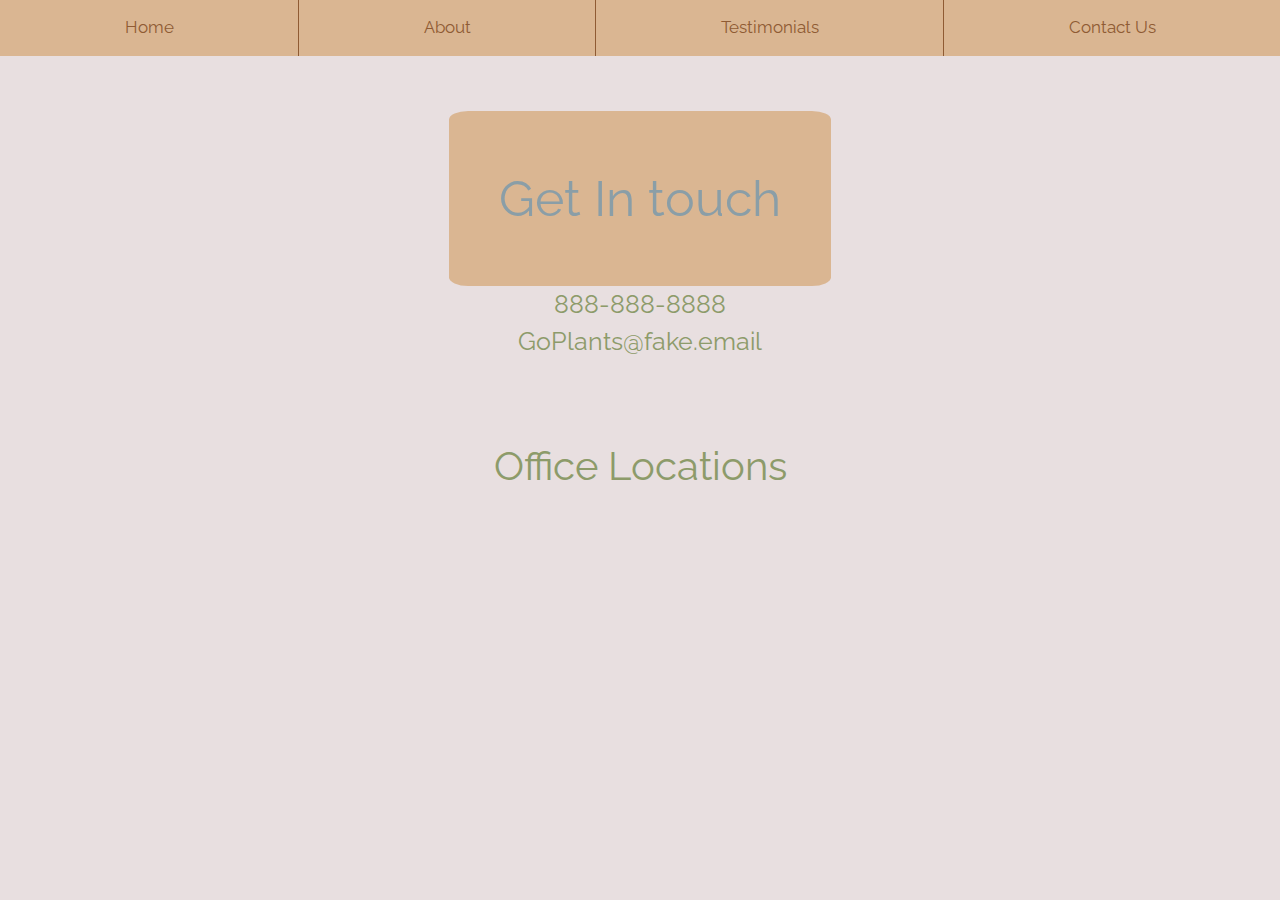
<file: contact.html>
<!DOCTYPE html>
<html lang="en">
    <head>
        <meta name="viewport" content="width=device-width, initial-scale=1.0">
        <meta charset="UTF-8">
        <title>Water My Plants</title>
        
        <link rel="stylesheet" type="text/css" href="index.css">
        <link rel="stylesheet" type="text/css" href="contact.css">
        <link rel="stylesheet" href="https://fonts.googleapis.com/css2?family=Raleway&family=Source+Serif+Pro&display=swap">
    </head>
    <body>

        <header>
            <nav>
                <a href="index.html">Home</a>
                <span></span>
                <a href="about.html">About</a>
                <span></span>
                <a href="testimonials.html">Testimonials</a>
                <span></span>
                <a href="#">Contact Us</a>
            </nav>
        </header>
        <!--Get In Touch-->
        <section id= 'contact' class ="contact-section">
            <h2>Get In touch</h2>
            <a href="tel:1-888-888-8888">888-888-8888</a>
            <a href="mailto:GoPlants@fake.email">GoPlants@fake.email</a>
        </section>
        <!--Office Locations-->
        <footer>
            <h1>Office Locations</h1>
        </footer>

    </body>    
</html>
</file>
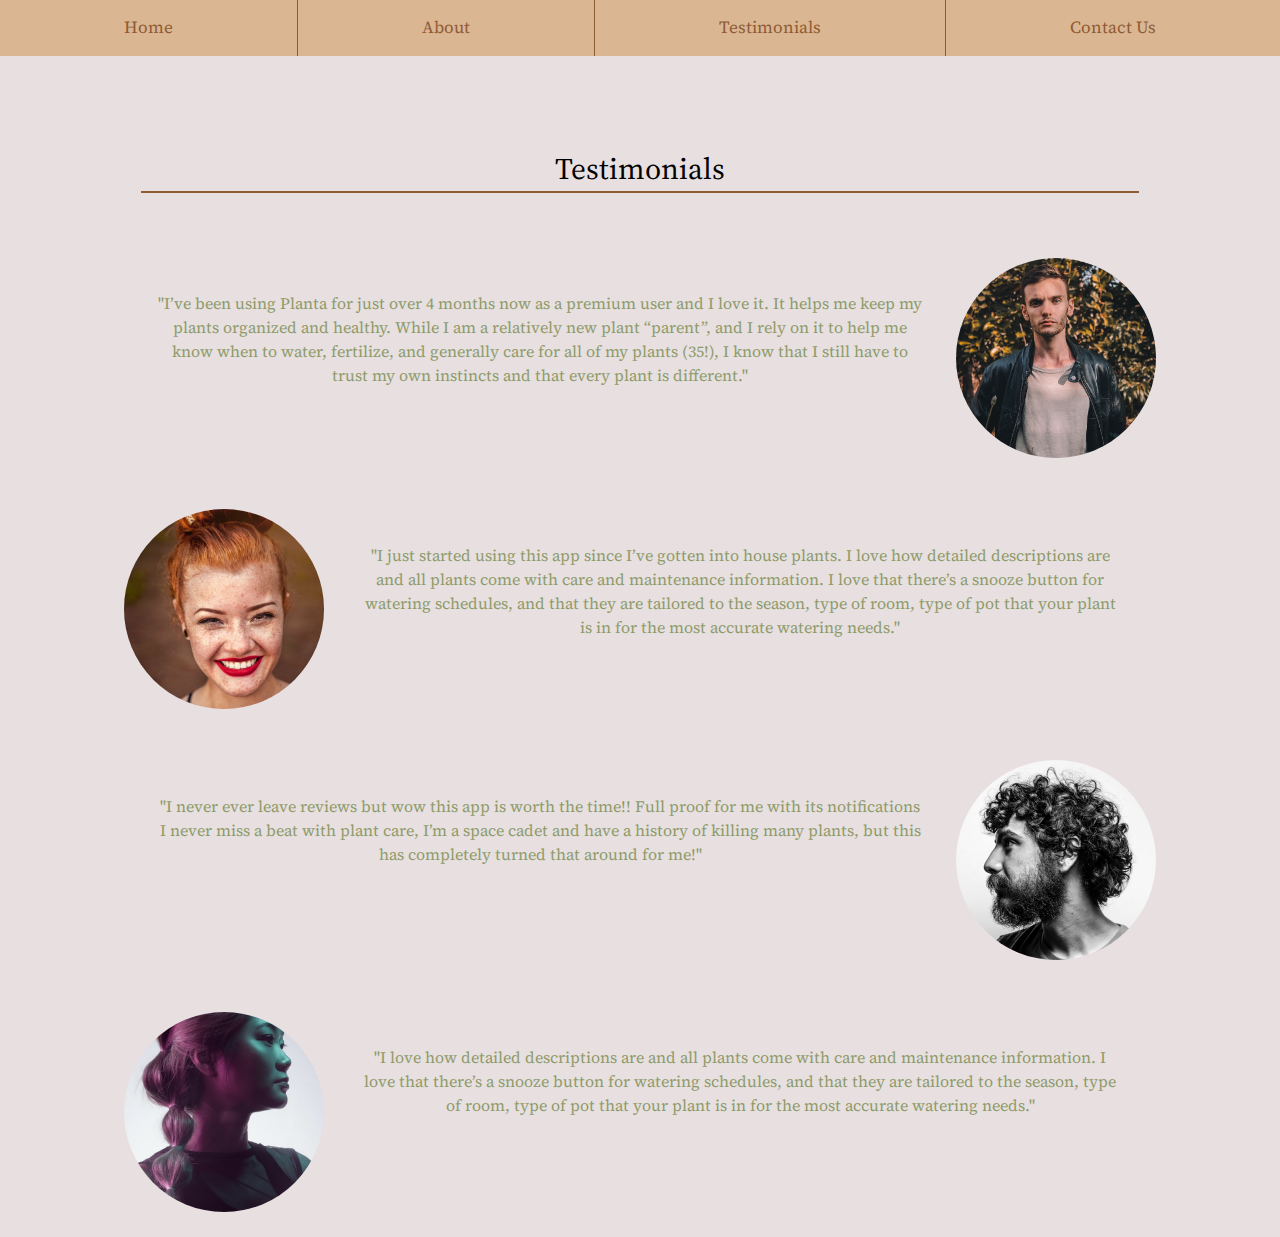
<file: testimonials.html>
<!DOCTYPE html>
<html lang="en">
    <head>
        <meta name="viewport" content="width=device-width, initial-scale=1.0">
        <meta charset="UTF-8">
        <title>Water My Plants</title>
        <link rel="stylesheet" type="text/css" href="index.css">
        <link rel="stylesheet" type="text/css" href="testimonials.css">
        <link rel="stylesheet" href="https://fonts.googleapis.com/css2?family=Raleway&family=Source+Serif+Pro&display=swap">
    </head>
    <body>

        <header>
            <nav>
                <a href="index.html">Home</a>
                <span></span>
                <a href="about.html">About</a>
                <span></span>
                <a href="#">Testimonials</a>
                <span></span>
                <a href="contact.html">Contact Us</a>
                </nav>
        </header>

        <section class="testimonials">
            <h2>Testimonials</h2>
            <div class="review">
                <div class="reviewImage">
                    <img src="./assets/images/hippy1.jpg" alt="A guy in leather coat" />
                </div>
                
                <div class="reviewText">
                    <p>"I’ve been using Planta for just over 4 months now as a premium user and I love it. It helps me keep my plants organized and healthy. While I am a relatively new plant “parent”, and I rely on it to help me know when to water, fertilize, and generally care for all of my plants (35!), I know that I still have to trust my own instincts and that every plant is different."</p>
                </div>
            </div>
            <div class="review">
                <div class="reviewImage">
                    <img src="./assets/images/lovesplants.jpg" alt="A woman who loves plants" />
                </div>
                <div class="reviewText">
                    <p>"I just started using this app since I’ve gotten into house plants. I love how detailed descriptions are and all plants come with care and maintenance information. I love that there’s a snooze button for watering schedules, and that they are tailored to the season, type of room, type of pot that your plant is in for the most accurate watering needs."</p>
                </div>
            </div>
            <div class="review">
                <div class="reviewImage">
                    <img src="assets/images/hippy2.jpg" alt="another guy who loves plants"/>
                </div>

                <div class="reviewText">
                    <p>"I never ever leave reviews but wow this app is worth the time!! Full proof for me with its notifications I never miss a beat with plant care, I’m a space cadet and have a history of killing many plants, but this has completely turned that around for me!"</p>
                </div>
            </div>
            <div class="review">
                <div class="reviewImage">
                    <img src="./assets/images/lovesplants2.jpg" alt="Plants!" />
                </div>

                <div class="reviewText">
                    <p>"I love how detailed descriptions are and all plants come with care and maintenance information. I love that there’s a snooze button for watering schedules, and that they are tailored to the season, type of room, type of pot that your plant is in for the most accurate watering needs."</p>
                </div>
            </div>
        </section>

        <footer>

        </footer>
        
    </body>    
</html>
</file>
<file: testimonials.css>
.testimonials {
    margin: 0;
    padding: 0;
}

h2 {
    font-size: 3rem;
    text-align: center;
    margin: 0 auto;
    margin-top: 9rem;
    margin-bottom: 4rem;
    border-bottom: 2px solid #8f5b34;
    width: 78%;
}

.review {
    display: flex;
    flex-direction: row;
    justify-content: center;
    padding:2% 0;

}

.review:nth-child(even) {
    flex-direction: row-reverse;
}

.reviewImage {
    height: 200px;
    width: 200px;
    overflow: hidden;
    border-radius: 50%;
}

img {
    margin: 0;
    padding: 0;
    width: 100%;
    height:100%;
}

.reviewText {
    width: 65%;
}
</file>
<file: index.css>
/*CSS Reset*/
html, body, div, span, applet, object, iframe,  
h1, h2, h3, h4, h5, h6, p, blockquote, pre,  
a, abbr, acronym, address, big, cite, code,  
del, dfn, em, img, ins, kbd, q, s, samp,  
small, strike, strong, sub, sup, tt, var,  
b, u, i, center,  
dl, dt, dd, ol, ul, li,  
fieldset, form, label, legend,  
table, caption, tbody, tfoot, thead, tr, th, td,  
article, aside, canvas, details, embed,  
figure, figcaption, footer, header, hgroup,  
menu, nav, output, ruby, section, summary,  
time, mark, audio, video {  
margin: 0;  
padding: 0;  
border: 0;  
font-size: 100%;  
font: inherit;  
vertical-align: baseline;  
}

/*General Styles*/
html{
    font-size:62.5%;
}
body{
    font-size:1.6rem;
    line-height: 1.5;
    font-family: 'Source Serif Pro';
    background-color: #e8dfe0;
    background-image: url("https://www.transparenttextures.com/patterns/asfalt-dark.png");
}
p, .description, button{	
    font-family: 'Source Serif Pro';	
    text-align: center;	
    margin: 4%;	
    color: #8d9b6a;
}	
h1 {
    font-family:'Raleway';
    font-size: 6rem;
    text-align: center;
    margin:1rem;
    padding: 1rem;
    color: #8d9b6a;
}
a {	
    text-decoration: none;	
    color: #8d9b6a;
    font-size:2.5rem;	
}	
a:hover {	
    font-weight: bold;	
}	
img {	
    height:39rem;	
    object-fit: cover;	
    display: block;	
    margin: 2%;	
    margin-top: 4%;	
    margin-left: auto;	
    margin-right: auto;	
    border-radius: 2%;	
}	
h4, h4 a{
    color:#8a9ea7;
    font-size: 1.3rem;
}

/*Header Styles*/
header{
    display:flex;
    justify-content: center;
}
nav{
    width: 100%;
    height: 80%;
    display:flex;
    justify-content:space-evenly;
    margin-top:0%;
    background-color: #dab692;
}
nav a{
    color:#8f5b34;
}
header nav a{
    padding:1.5rem;
    font-size: 1.7rem;
}
nav span{
    border-left:1px solid #8f5b34;
}

/*Title Section Styles*/
.title-container{
    height:50vh;
    background-image:url('https://cdn.shopify.com/s/files/1/1637/3125/files/FoliaCollective-PlantsToGo4-Header_1440x640.jpg?v=1584638344');
    background-repeat:no-repeat;
    background-size:cover;
    background-position:center;
    background-attachment:fixed;
    font-weight: bold;
    display: flex;
    flex-direction: column;
    align-items: center;
    justify-content: center;
    width:100%;
}
.title-container div{
    display: flex;
    flex-direction: column;
    align-items: center;
}
.title-container div h1{
    color:white;
    font-size: 8rem;
}
.title-container div a button{
    padding:.5% 2%;
    font-size: 1.2rem;
    border-radius:4px;
    background-color:#8d9b6a;
    border:2px solid #8d9b6a;
    box-shadow: 2px 2px 1px #8d9b6a;
    width:auto;
    color:#ffffff;
    margin-bottom: 1.5rem;
    margin-top: 1.5rem;
}
.title-container div a button:hover{
    background-color:#8d9b6a;
    border:2px solid #8d9b6a;
    color: #ffffff;
    box-shadow: 2px 2px 1px #ffffff;
}

/*Login & Signup Button Styles*/
.login{
    display:flex;
    flex-direction: row;
    justify-content: center;
    align-items: center;
    background-color:#8a9ea7;
    padding:0;
    opacity: 60%;
}
.login a button{
    padding:.5% 2%;
    font-size: 1.5rem;
    border-radius:4px;
    background-color:#dab692;
    border:2px solid #dab692;
    box-shadow: 2px 2px 1px #dab692;
    width:80%;
    color:#8f5b34;
    margin-bottom: 1.5rem;
    margin-top: 1.5rem;
}
.login a button:hover{
    background-color:#dab692;
    border:2px solid #8f5b34;
    color: #8f5b34;
    box-shadow: 2px 2px 1px #8f5b34;
}

/*App Features Section Styles */
.features-container{
    display:flex;
    flex-wrap: wrap;
    flex-direction: row;
    justify-content: space-evenly;
    width:85%;
    padding: 5rem;
    margin:0 auto;
}
.features{
    width:40%;
    text-align:center;
}
.features img{
    width:100%;
}
.features-container .features a{
    font-family:'Raleway';
}

/*About The Team Section Styles*/
.team-container{
    display:flex;
    flex-wrap: wrap;
    flex-direction: row;
    justify-content: space-evenly;
    width:70%;
    margin:0 auto;
}
.about{
    width:40%;
    text-align:center;
    padding-top: 2rem;
    padding-bottom: 2rem;
}
.about img{
    border-radius: 50%;
    height: 30vh;
    width: 65%;
}
.team-container .about .description{
    font-size: 1.5rem;
}
.team-container h4, .description{
    color: #8d9b6a;
}
.team-container .about a{
    font-family:'Raleway';
}
.social-icon{
    font-size: 1.5rem;
    padding: .5rem;
}
/*Footer Styles*/
footer nav{
    width: 100%;
    height: 80%;
    display:flex;
    justify-content:center;
    margin-top:0%;
    background-color: #dab692;
}
footer nav a{
    padding:3rem;
    color:#8f5b34;
}
/*Mobile Media Query 500px*/
@media (max-width:500px){
    body{
        font-size:1.2rem;
    }
    h1{
        font-size:3rem;
    }
    a{
        font-size:2rem;
    }
    nav{
        width:100%;
    }
    header nav a{
        font-size: 1.3rem;
    }
    .title-container div{
        width:100%;
    }
    .title-container div h1{
        font-size:5rem;
    }
    .title-container div a button{
        font-size:1rem;
    }
    .login a button{
        font-size:1.2rem;
    }
    .login a button{
        font-size: 1.2rem;
    }
    .features-container{
        flex-direction:column;
        align-items:center;
    }
    .features{
        width:80%;
    }
    .features-container .features img{
        height:30vh;
    }
    .team-container{
        flex-direction:column;
        align-items: center;
    }
    .about{
        width: 80%;
    }
    .about img{
        height:auto;
    }
}

/**/
@media (max-width:650px){
}

/*Tablet Media Query*/
@media (max-width:800px){
    .features{
        width:85%;
    }
    .team-container{
        width:90%;
    }
}
</file>
<file: contact.css>
/* CSS RESET
html, body, div, span, applet, object, iframe,  
h1, h2, h3, h4, h5, h6, p, blockquote, pre,  
a, abbr, acronym, address, big, cite, code,  
del, dfn, em, img, ins, kbd, q, s, samp,  
small, strike, strong, sub, sup, tt, var,  
b, u, i, center,  
dl, dt, dd, ol, ul, li,  
fieldset, form, label, legend,  
table, caption, tbody, tfoot, thead, tr, th, td,  
article, aside, canvas, details, embed,  
figure, figcaption, footer, header, hgroup,  
menu, nav, output, ruby, section, summary,  
time, mark, audio, video {  
margin: 0;  
padding: 0;  
border: 0;  
font-size: 100%;  
font: inherit;  
vertical-align: baseline;
border: 1px solid grey;
} */
/*GENERAL STYLES*/
html{
    font-size:62.5%;
}
body{
    font-size:1.6rem;
    line-height: 1.5;
    font-family: 'Raleway', serif;	
}
h1, p, .description {	
    font-family: 'Raleway', serif;	
    text-align: center;	
    margin: 4%;	
    color: #8d9b6a;
}	
h1 {
    font-size: 4rem;
    text-align: center;
    margin:1rem;
    padding: 1rem;
}
a {	
    text-decoration: none;	
    color: #8d9b6a;
    font-size:2.5rem;	
}	
a:hover {	
    font-weight: bold;	
}	
img {	
    height:39rem;	
    object-fit: cover;	
    display: block;	
    margin: 2%;	
    margin-top: 4%;	
    margin-left: auto;	
    margin-right: auto;	
    border-radius: 2%;	
}	
img:hover {	
    opacity: 80%;	
}	

/*HEADER STYLES */
/* header{
    display:flex;
    justify-content: center;
}
nav{
    width: 100%;
    height: 80%;
    display:flex;
    justify-content:space-evenly;
    margin-top:0%;
    background-color: #dab692;
}
nav a{
    color:#8f5b34;
}
header nav a{
    padding:1.5rem;
    font-size: 1.7rem;
}
nav span{
    border-left:1px solid #8f5b34;

} */
/*Title Section Styles*/
.title-container{
    display:flex;
    flex-wrap: wrap;
    justify-content: center;
}

/* contact-section */


#contact{
    height:40vh;
    background-image:url('https://images.unsplash.com/photo-1453791052107-5c843da62d97?ixlib=rb-1.2.1&ixid=eyJhcHBfaWQiOjEyMDd9&auto=format&fit=crop&w=1950&q=80');
    background-size:cover;
    background-repeat:no-repeat;
    background-position:center;
    display: flex;
    align-items: center;
    justify-content: center;
    flex-direction: column;
}
.contact-section {
    height: 40vh;
    color: #8a9ea7;
}

.contact-section h2 {
    text-align: center;
    padding: 5rem;
    font-size: 5rem;
    background-color: #dab692;
    border-radius: 5%;
}

@media (max-width:500px){
    body{
        font-size:1.2rem;
    }
    h1{
        font-size:3rem;
    }
    a{
        font-size:2rem;
    }
    nav{
        width:80%;
    }
    header nav a{
        font-size: 1.5rem;
    }
    button{
        font-size:1rem;
    }
}
</file>
